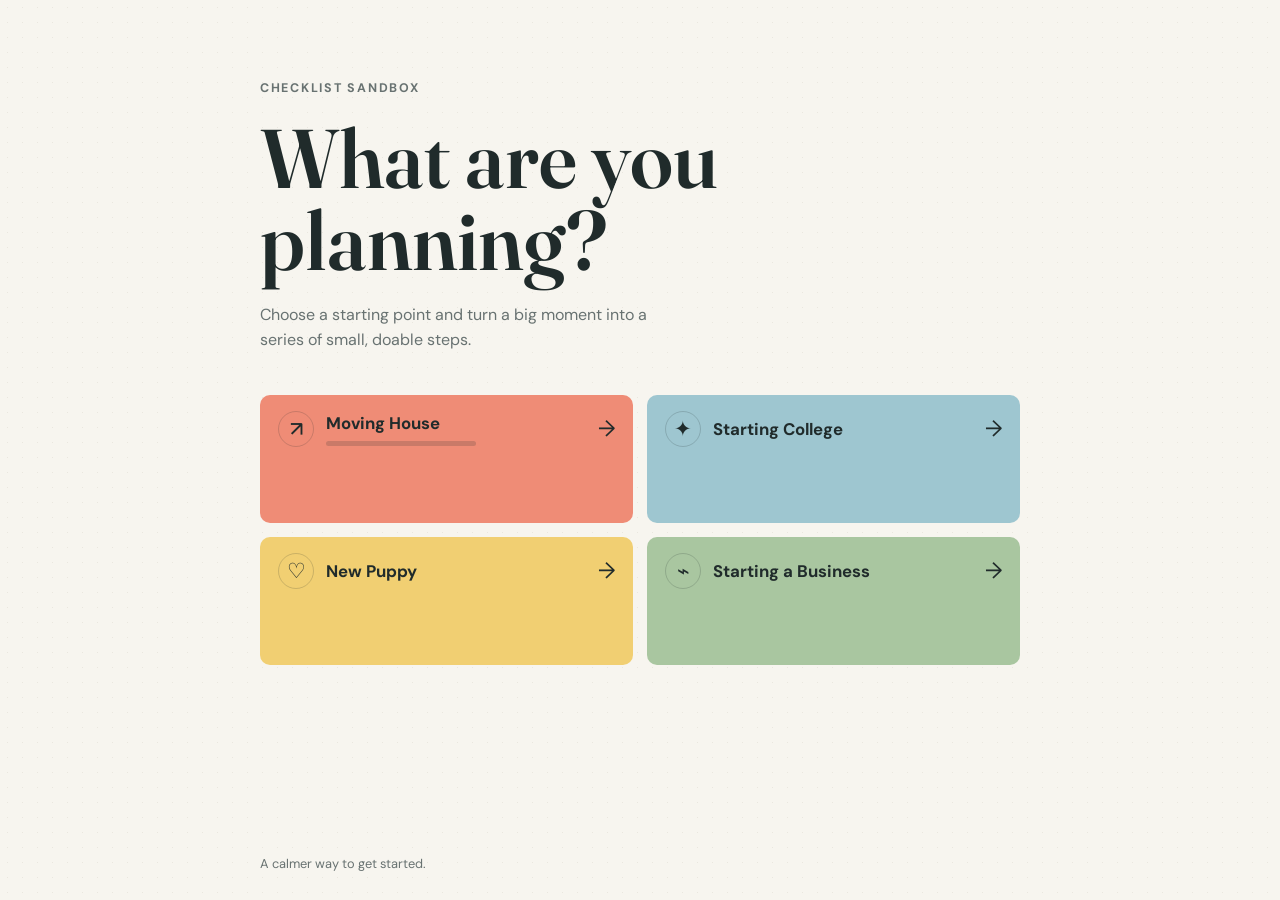
<file: index.html>
<!doctype html>
<html lang="en">
  <head>
    <meta charset="utf-8" />
    <meta name="viewport" content="width=device-width, initial-scale=1" />
    <meta name="theme-color" content="#f7f5ef" />
    <title>Checklist Sandbox</title>
    <link rel="preconnect" href="https://fonts.googleapis.com" />
    <link rel="preconnect" href="https://fonts.gstatic.com" crossorigin />
    <link href="https://fonts.googleapis.com/css2?family=DM+Sans:wght@400;500;600;700&family=Fraunces:opsz,wght@9..144,600&display=swap" rel="stylesheet" />
    <link rel="stylesheet" href="styles.css" />
    <script src="home.js" defer></script>
  </head>
  <body>
    <main class="page-shell">
      <header class="intro">
        <p class="eyebrow">Checklist Sandbox</p>
        <h1>What are you planning?</h1>
        <p class="intro-copy">Choose a starting point and turn a big moment into a series of small, doable steps.</p>
      </header>

      <section class="choices" aria-label="Choose a checklist">
        <button class="choice choice-coral" type="button" onclick="window.location.href = 'moving-house.html'">
          <span class="choice-icon" aria-hidden="true">↗</span>
          <span class="choice-label">
            <span>Moving House</span>
            <span class="choice-progress" id="moving-house-progress" hidden>
              <span class="choice-progress-label" id="moving-house-progress-label"></span>
              <span class="choice-progress-track" aria-hidden="true"><span class="choice-progress-bar" id="moving-house-progress-bar"></span></span>
            </span>
          </span>
          <span class="choice-arrow" aria-hidden="true">→</span>
        </button>
        <button class="choice choice-blue" type="button">
          <span class="choice-icon" aria-hidden="true">✦</span>
          <span>Starting College</span>
          <span class="choice-arrow" aria-hidden="true">→</span>
        </button>
        <button class="choice choice-yellow" type="button">
          <span class="choice-icon" aria-hidden="true">♡</span>
          <span>New Puppy</span>
          <span class="choice-arrow" aria-hidden="true">→</span>
        </button>
        <button class="choice choice-green" type="button">
          <span class="choice-icon" aria-hidden="true">⌁</span>
          <span>Starting a Business</span>
          <span class="choice-arrow" aria-hidden="true">→</span>
        </button>
      </section>

      <footer class="footer-note">A calmer way to get started.</footer>
    </main>
  </body>
</html>
</file>
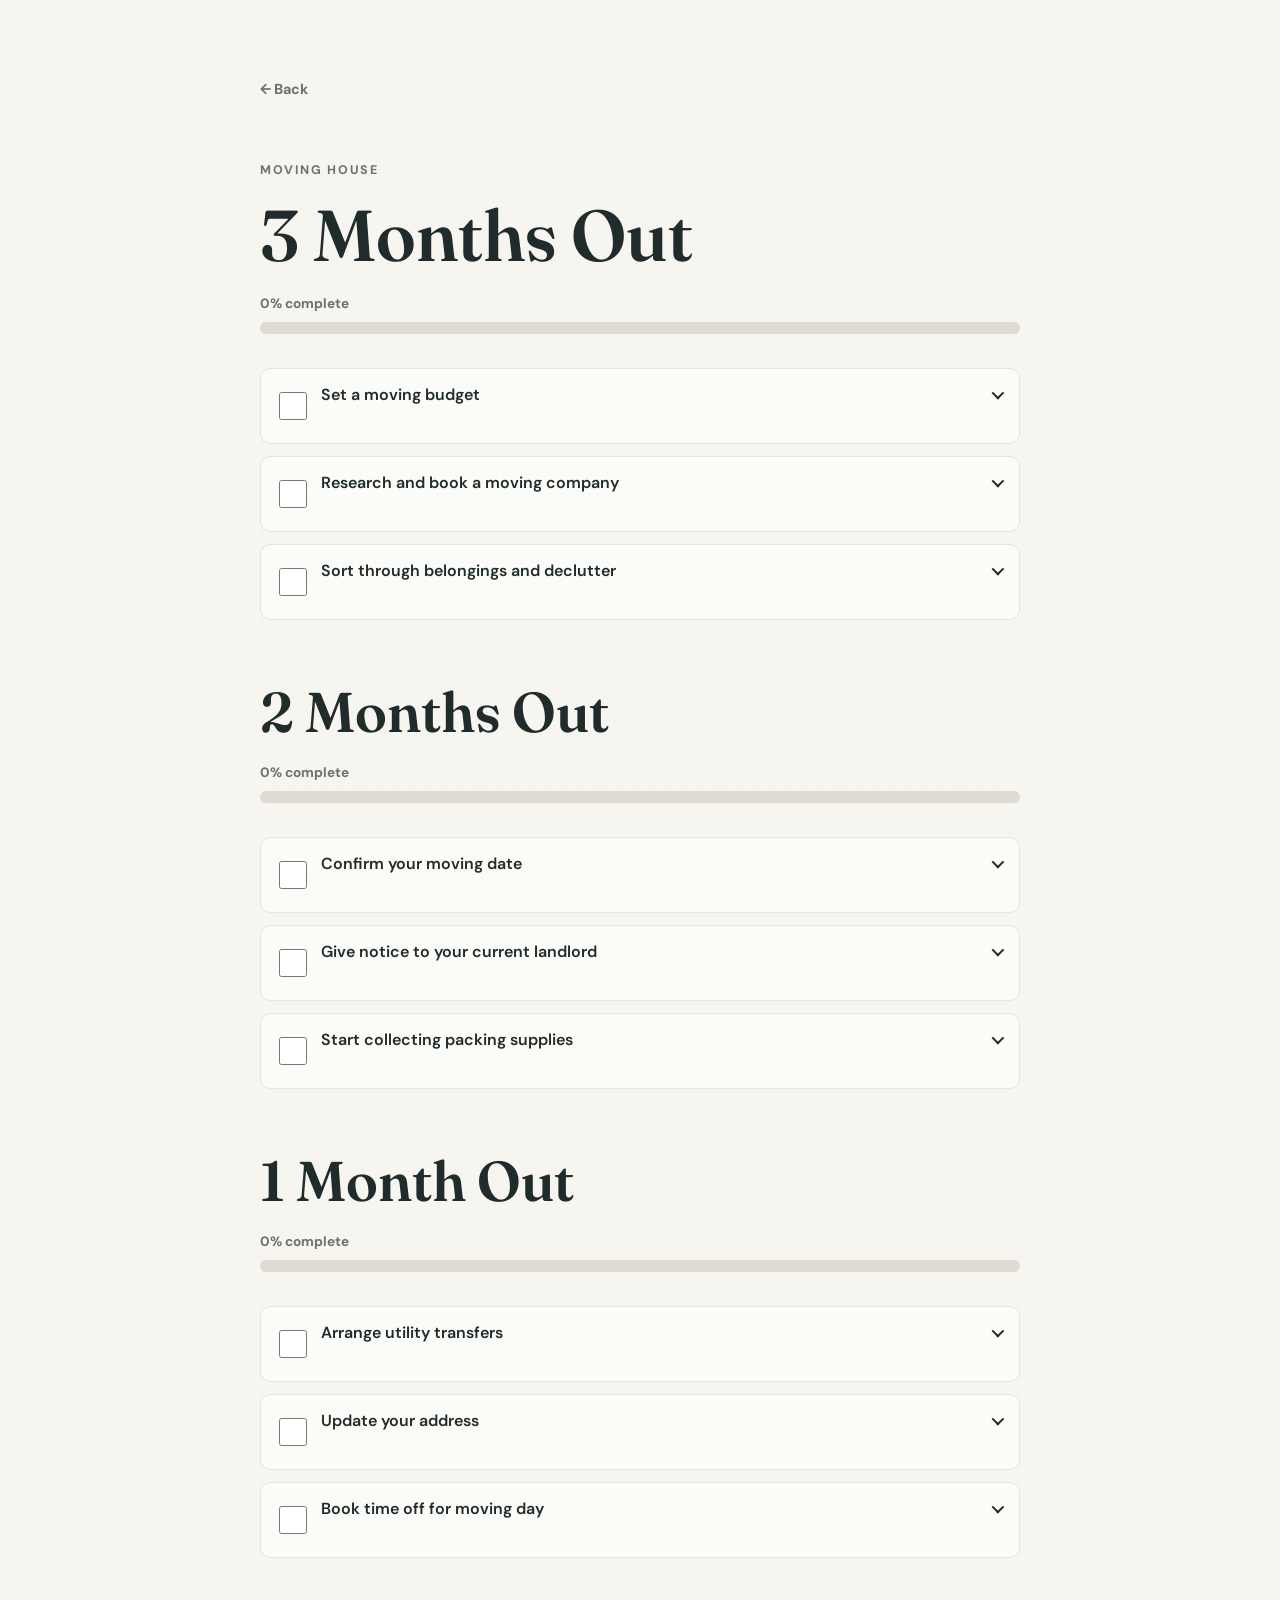
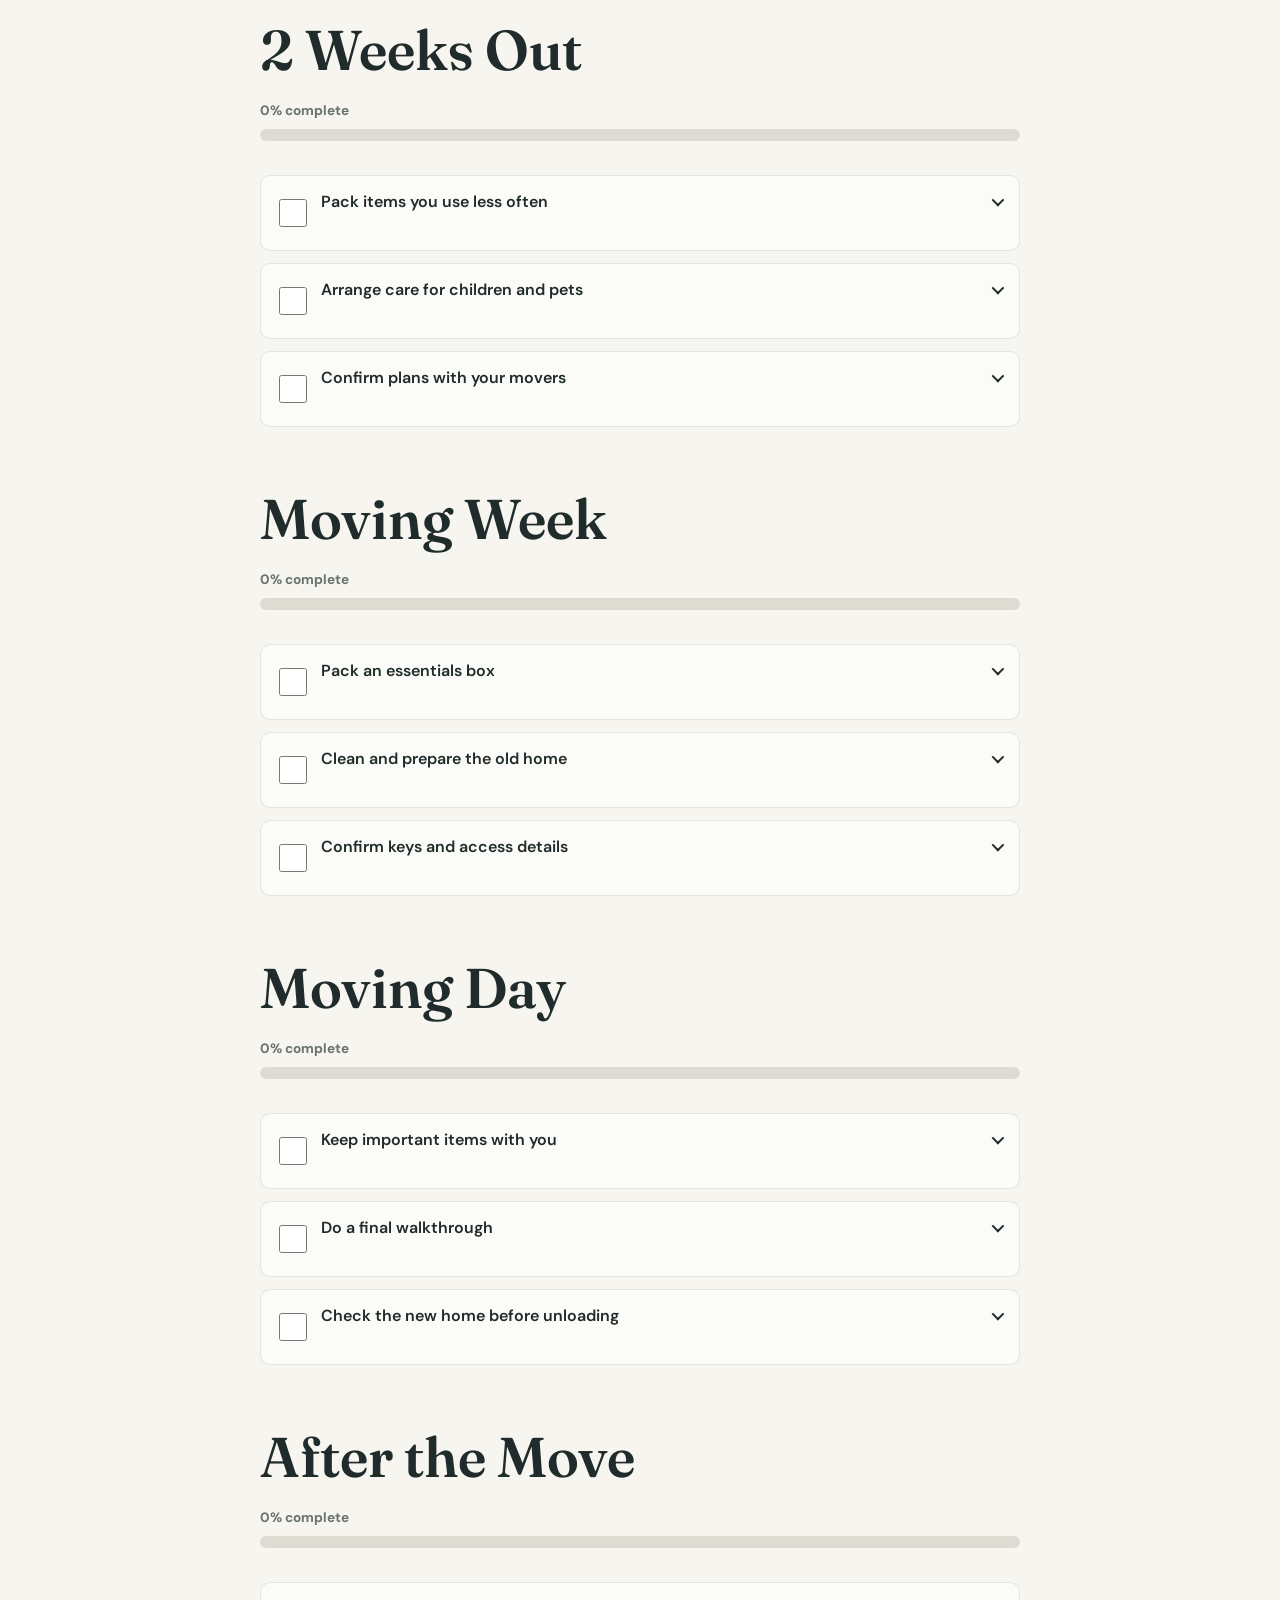
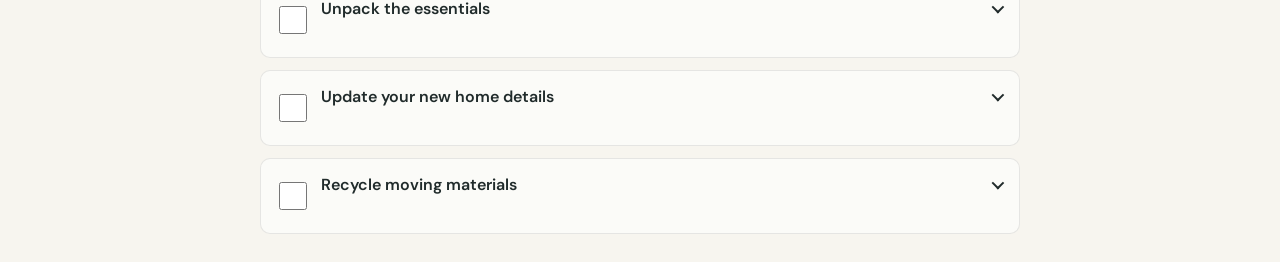
<file: moving-house.html>
<!doctype html>
<html lang="en">
  <head>
    <meta charset="utf-8" />
    <meta name="viewport" content="width=device-width, initial-scale=1" />
    <meta name="theme-color" content="#f7f5ef" />
    <title>Moving House | Checklist Sandbox</title>
    <link rel="preconnect" href="https://fonts.googleapis.com" />
    <link rel="preconnect" href="https://fonts.gstatic.com" crossorigin />
    <link href="https://fonts.googleapis.com/css2?family=DM+Sans:wght@400;500;600;700&family=Fraunces:opsz,wght@9..144,600&display=swap" rel="stylesheet" />
    <link rel="stylesheet" href="styles.css" />
    <script src="script.js" defer></script>
  </head>
  <body>
    <main class="page-shell checklist-page">
      <a class="back-link" href="index.html" aria-label="Back to checklist selection">← Back</a>

      <section class="checklist-section">
      <header class="checklist-header">
        <p class="eyebrow">Moving House</p>
        <h1>3 Months Out</h1>
        <p class="progress-summary"><span id="progress-percent">0%</span> complete</p>
        <div class="progress-track" role="progressbar" aria-label="Moving house checklist progress" aria-valuemin="0" aria-valuemax="100" aria-valuenow="0">
          <div class="progress-bar" id="progress-bar"></div>
        </div>
      </header>

      <ul class="task-list" id="task-list">
        <li class="task-item">
          <input class="task-checkbox" type="checkbox" id="task-1" />
          <div class="task-content">
            <button class="task-toggle" type="button" aria-expanded="false" aria-controls="details-1"><span>Set a moving budget</span><span class="task-chevron" aria-hidden="true"></span></button>
            <div class="task-details" id="details-1" hidden>
              <p>Consider moving company or truck rental costs, packing supplies, cleaning costs, deposits, temporary accommodation if needed, and a contingency amount.</p>
              <label class="note-label" for="note-1">Add a note</label>
              <textarea id="note-1" rows="2" placeholder="Type a note..."></textarea>
            </div>
          </div>
        </li>
        <li class="task-item">
          <input class="task-checkbox" type="checkbox" id="task-2" />
          <div class="task-content">
            <button class="task-toggle" type="button" aria-expanded="false" aria-controls="details-2"><span>Research and book a moving company</span><span class="task-chevron" aria-hidden="true"></span></button>
            <div class="task-details" id="details-2" hidden>
              <p>Compare multiple quotes, check reviews, confirm insurance coverage, and check cancellation or rescheduling policies.</p>
              <label class="note-label" for="note-2">Add a note</label>
              <textarea id="note-2" rows="2" placeholder="Type a note..."></textarea>
            </div>
          </div>
        </li>
        <li class="task-item">
          <input class="task-checkbox" type="checkbox" id="task-3" />
          <div class="task-content">
            <button class="task-toggle" type="button" aria-expanded="false" aria-controls="details-3"><span>Sort through belongings and declutter</span><span class="task-chevron" aria-hidden="true"></span></button>
            <div class="task-details" id="details-3" hidden>
              <p>Decide what to keep, donate, sell, recycle, or dispose of before paying to move it.</p>
              <label class="note-label" for="note-3">Add a note</label>
              <textarea id="note-3" rows="2" placeholder="Type a note..."></textarea>
            </div>
          </div>
        </li>
      </ul>
      </section>

      <section class="checklist-section">
        <header class="checklist-header">
          <h2>2 Months Out</h2>
          <p class="progress-summary"><span id="progress-percent-2">0%</span> complete</p>
          <div class="progress-track" role="progressbar" aria-label="2 Months Out progress" aria-valuemin="0" aria-valuemax="100" aria-valuenow="0">
            <div class="progress-bar" id="progress-bar-2"></div>
          </div>
        </header>
        <ul class="task-list">
          <li class="task-item"><input class="task-checkbox" type="checkbox" id="task-2-1" /><div class="task-content"><button class="task-toggle" type="button" aria-expanded="false" aria-controls="details-2-1"><span>Confirm your moving date</span><span class="task-chevron" aria-hidden="true"></span></button><div class="task-details" id="details-2-1" hidden><p>Confirm the date with your new home, current landlord, employer, and anyone helping with the move.</p><label class="note-label" for="note-2-1">Add a note</label><textarea id="note-2-1" rows="2" placeholder="Type a note..."></textarea></div></div></li>
          <li class="task-item"><input class="task-checkbox" type="checkbox" id="task-2-2" /><div class="task-content"><button class="task-toggle" type="button" aria-expanded="false" aria-controls="details-2-2"><span>Give notice to your current landlord</span><span class="task-chevron" aria-hidden="true"></span></button><div class="task-details" id="details-2-2" hidden><p>Check your lease requirements and send written notice within the required time frame.</p><label class="note-label" for="note-2-2">Add a note</label><textarea id="note-2-2" rows="2" placeholder="Type a note..."></textarea></div></div></li>
          <li class="task-item"><input class="task-checkbox" type="checkbox" id="task-2-3" /><div class="task-content"><button class="task-toggle" type="button" aria-expanded="false" aria-controls="details-2-3"><span>Start collecting packing supplies</span><span class="task-chevron" aria-hidden="true"></span></button><div class="task-details" id="details-2-3" hidden><p>Gather sturdy boxes, tape, labels, protective wrap, and any specialty materials you will need.</p><label class="note-label" for="note-2-3">Add a note</label><textarea id="note-2-3" rows="2" placeholder="Type a note..."></textarea></div></div></li>
        </ul>
      </section>

      <section class="checklist-section">
        <header class="checklist-header">
          <h2>1 Month Out</h2>
          <p class="progress-summary"><span id="progress-percent-3">0%</span> complete</p>
          <div class="progress-track" role="progressbar" aria-label="1 Month Out progress" aria-valuemin="0" aria-valuemax="100" aria-valuenow="0"><div class="progress-bar" id="progress-bar-3"></div></div>
        </header>
        <ul class="task-list">
          <li class="task-item"><input class="task-checkbox" type="checkbox" id="task-3-1" /><div class="task-content"><button class="task-toggle" type="button" aria-expanded="false" aria-controls="details-3-1"><span>Arrange utility transfers</span><span class="task-chevron" aria-hidden="true"></span></button><div class="task-details" id="details-3-1" hidden><p>Schedule the shutoff and start dates for electricity, water, gas, internet, and other services.</p><label class="note-label" for="note-3-1">Add a note</label><textarea id="note-3-1" rows="2" placeholder="Type a note..."></textarea></div></div></li>
          <li class="task-item"><input class="task-checkbox" type="checkbox" id="task-3-2" /><div class="task-content"><button class="task-toggle" type="button" aria-expanded="false" aria-controls="details-3-2"><span>Update your address</span><span class="task-chevron" aria-hidden="true"></span></button><div class="task-details" id="details-3-2" hidden><p>Notify banks, subscriptions, insurance providers, government services, and important contacts.</p><label class="note-label" for="note-3-2">Add a note</label><textarea id="note-3-2" rows="2" placeholder="Type a note..."></textarea></div></div></li>
          <li class="task-item"><input class="task-checkbox" type="checkbox" id="task-3-3" /><div class="task-content"><button class="task-toggle" type="button" aria-expanded="false" aria-controls="details-3-3"><span>Book time off for moving day</span><span class="task-chevron" aria-hidden="true"></span></button><div class="task-details" id="details-3-3" hidden><p>Request enough time away from work for loading, travel, unloading, and settling in.</p><label class="note-label" for="note-3-3">Add a note</label><textarea id="note-3-3" rows="2" placeholder="Type a note..."></textarea></div></div></li>
        </ul>
      </section>

      <section class="checklist-section">
        <header class="checklist-header">
          <h2>2 Weeks Out</h2>
          <p class="progress-summary"><span id="progress-percent-4">0%</span> complete</p>
          <div class="progress-track" role="progressbar" aria-label="2 Weeks Out progress" aria-valuemin="0" aria-valuemax="100" aria-valuenow="0"><div class="progress-bar" id="progress-bar-4"></div></div>
        </header>
        <ul class="task-list">
          <li class="task-item"><input class="task-checkbox" type="checkbox" id="task-4-1" /><div class="task-content"><button class="task-toggle" type="button" aria-expanded="false" aria-controls="details-4-1"><span>Pack items you use less often</span><span class="task-chevron" aria-hidden="true"></span></button><div class="task-details" id="details-4-1" hidden><p>Pack seasonal items, spare linens, books, decorations, and other things you can live without for now.</p><label class="note-label" for="note-4-1">Add a note</label><textarea id="note-4-1" rows="2" placeholder="Type a note..."></textarea></div></div></li>
          <li class="task-item"><input class="task-checkbox" type="checkbox" id="task-4-2" /><div class="task-content"><button class="task-toggle" type="button" aria-expanded="false" aria-controls="details-4-2"><span>Arrange care for children and pets</span><span class="task-chevron" aria-hidden="true"></span></button><div class="task-details" id="details-4-2" hidden><p>Plan safe care for moving day so children and pets are away from busy doorways and vehicles.</p><label class="note-label" for="note-4-2">Add a note</label><textarea id="note-4-2" rows="2" placeholder="Type a note..."></textarea></div></div></li>
          <li class="task-item"><input class="task-checkbox" type="checkbox" id="task-4-3" /><div class="task-content"><button class="task-toggle" type="button" aria-expanded="false" aria-controls="details-4-3"><span>Confirm plans with your movers</span><span class="task-chevron" aria-hidden="true"></span></button><div class="task-details" id="details-4-3" hidden><p>Reconfirm arrival time, addresses, access instructions, contact details, and the final estimate.</p><label class="note-label" for="note-4-3">Add a note</label><textarea id="note-4-3" rows="2" placeholder="Type a note..."></textarea></div></div></li>
        </ul>
      </section>

      <section class="checklist-section">
        <header class="checklist-header">
          <h2>Moving Week</h2>
          <p class="progress-summary"><span id="progress-percent-5">0%</span> complete</p>
          <div class="progress-track" role="progressbar" aria-label="Moving Week progress" aria-valuemin="0" aria-valuemax="100" aria-valuenow="0"><div class="progress-bar" id="progress-bar-5"></div></div>
        </header>
        <ul class="task-list">
          <li class="task-item"><input class="task-checkbox" type="checkbox" id="task-5-1" /><div class="task-content"><button class="task-toggle" type="button" aria-expanded="false" aria-controls="details-5-1"><span>Pack an essentials box</span><span class="task-chevron" aria-hidden="true"></span></button><div class="task-details" id="details-5-1" hidden><p>Set aside toiletries, medication, chargers, clothes, documents, basic tools, and anything needed for the first night.</p><label class="note-label" for="note-5-1">Add a note</label><textarea id="note-5-1" rows="2" placeholder="Type a note..."></textarea></div></div></li>
          <li class="task-item"><input class="task-checkbox" type="checkbox" id="task-5-2" /><div class="task-content"><button class="task-toggle" type="button" aria-expanded="false" aria-controls="details-5-2"><span>Clean and prepare the old home</span><span class="task-chevron" aria-hidden="true"></span></button><div class="task-details" id="details-5-2" hidden><p>Finish cleaning, remove rubbish, and check cupboards, storage spaces, and outdoor areas for anything left behind.</p><label class="note-label" for="note-5-2">Add a note</label><textarea id="note-5-2" rows="2" placeholder="Type a note..."></textarea></div></div></li>
          <li class="task-item"><input class="task-checkbox" type="checkbox" id="task-5-3" /><div class="task-content"><button class="task-toggle" type="button" aria-expanded="false" aria-controls="details-5-3"><span>Confirm keys and access details</span><span class="task-chevron" aria-hidden="true"></span></button><div class="task-details" id="details-5-3" hidden><p>Make sure you know when and where to collect the new keys and how movers will access both properties.</p><label class="note-label" for="note-5-3">Add a note</label><textarea id="note-5-3" rows="2" placeholder="Type a note..."></textarea></div></div></li>
        </ul>
      </section>

      <section class="checklist-section">
        <header class="checklist-header">
          <h2>Moving Day</h2>
          <p class="progress-summary"><span id="progress-percent-6">0%</span> complete</p>
          <div class="progress-track" role="progressbar" aria-label="Moving Day progress" aria-valuemin="0" aria-valuemax="100" aria-valuenow="0"><div class="progress-bar" id="progress-bar-6"></div></div>
        </header>
        <ul class="task-list">
          <li class="task-item"><input class="task-checkbox" type="checkbox" id="task-6-1" /><div class="task-content"><button class="task-toggle" type="button" aria-expanded="false" aria-controls="details-6-1"><span>Keep important items with you</span><span class="task-chevron" aria-hidden="true"></span></button><div class="task-details" id="details-6-1" hidden><p>Carry valuables, identification, medication, keys, and essential documents rather than placing them on the moving truck.</p><label class="note-label" for="note-6-1">Add a note</label><textarea id="note-6-1" rows="2" placeholder="Type a note..."></textarea></div></div></li>
          <li class="task-item"><input class="task-checkbox" type="checkbox" id="task-6-2" /><div class="task-content"><button class="task-toggle" type="button" aria-expanded="false" aria-controls="details-6-2"><span>Do a final walkthrough</span><span class="task-chevron" aria-hidden="true"></span></button><div class="task-details" id="details-6-2" hidden><p>Check every room, cupboard, loft, garage, and outdoor space before locking up and handing over the keys.</p><label class="note-label" for="note-6-2">Add a note</label><textarea id="note-6-2" rows="2" placeholder="Type a note..."></textarea></div></div></li>
          <li class="task-item"><input class="task-checkbox" type="checkbox" id="task-6-3" /><div class="task-content"><button class="task-toggle" type="button" aria-expanded="false" aria-controls="details-6-3"><span>Check the new home before unloading</span><span class="task-chevron" aria-hidden="true"></span></button><div class="task-details" id="details-6-3" hidden><p>Note any existing damage, confirm utilities are working, and decide where large furniture should go.</p><label class="note-label" for="note-6-3">Add a note</label><textarea id="note-6-3" rows="2" placeholder="Type a note..."></textarea></div></div></li>
        </ul>
      </section>

      <section class="checklist-section">
        <header class="checklist-header">
          <h2>After the Move</h2>
          <p class="progress-summary"><span id="progress-percent-7">0%</span> complete</p>
          <div class="progress-track" role="progressbar" aria-label="After the Move progress" aria-valuemin="0" aria-valuemax="100" aria-valuenow="0"><div class="progress-bar" id="progress-bar-7"></div></div>
        </header>
        <ul class="task-list">
          <li class="task-item"><input class="task-checkbox" type="checkbox" id="task-7-1" /><div class="task-content"><button class="task-toggle" type="button" aria-expanded="false" aria-controls="details-7-1"><span>Unpack the essentials</span><span class="task-chevron" aria-hidden="true"></span></button><div class="task-details" id="details-7-1" hidden><p>Set up your bed, bathroom, kitchen basics, and a comfortable place to rest before tackling every box.</p><label class="note-label" for="note-7-1">Add a note</label><textarea id="note-7-1" rows="2" placeholder="Type a note..."></textarea></div></div></li>
          <li class="task-item"><input class="task-checkbox" type="checkbox" id="task-7-2" /><div class="task-content"><button class="task-toggle" type="button" aria-expanded="false" aria-controls="details-7-2"><span>Update your new home details</span><span class="task-chevron" aria-hidden="true"></span></button><div class="task-details" id="details-7-2" hidden><p>Record meter readings, update delivery instructions, and save important warranty and service information.</p><label class="note-label" for="note-7-2">Add a note</label><textarea id="note-7-2" rows="2" placeholder="Type a note..."></textarea></div></div></li>
          <li class="task-item"><input class="task-checkbox" type="checkbox" id="task-7-3" /><div class="task-content"><button class="task-toggle" type="button" aria-expanded="false" aria-controls="details-7-3"><span>Recycle moving materials</span><span class="task-chevron" aria-hidden="true"></span></button><div class="task-details" id="details-7-3" hidden><p>Break down boxes, reuse what you can, and recycle or dispose of packing materials responsibly.</p><label class="note-label" for="note-7-3">Add a note</label><textarea id="note-7-3" rows="2" placeholder="Type a note..."></textarea></div></div></li>
        </ul>
      </section>
    </main>
  </body>
</html>
</file>
<file: styles.css>
:root {
  --ink: #202b2b;
  --muted: #687271;
  --paper: #f7f5ef;
  --coral: #ef8c76;
  --blue: #9ec6d0;
  --yellow: #f1cf72;
  --green: #a9c6a0;
}

* {
  box-sizing: border-box;
}

body {
  min-width: 320px;
  min-height: 100vh;
  margin: 0;
  color: var(--ink);
  background: var(--paper);
  font-family: "DM Sans", "Trebuchet MS", sans-serif;
}

body::before {
  position: fixed;
  inset: 0;
  z-index: -1;
  opacity: 0.42;
  background-image: radial-gradient(#d9d5c9 0.7px, transparent 0.7px);
  background-size: 15px 15px;
  content: "";
  pointer-events: none;
}

.page-shell {
  width: min(100% - 40px, 760px);
  min-height: 100vh;
  margin: 0 auto;
  padding: 56px 0 28px;
  display: flex;
  flex-direction: column;
}

.intro {
  margin-bottom: 34px;
}

.eyebrow {
  margin: 0 0 22px;
  color: var(--muted);
  font-size: 0.78rem;
  font-weight: 700;
  letter-spacing: 0.14em;
  text-transform: uppercase;
}

h1 {
  max-width: 560px;
  margin: 0;
  font-family: Fraunces, Georgia, serif;
  font-size: clamp(2.7rem, 12vw, 5.2rem);
  font-weight: 600;
  letter-spacing: 0;
  line-height: 0.98;
}

.intro-copy {
  max-width: 410px;
  margin: 22px 0 0;
  color: var(--muted);
  font-size: 1rem;
  line-height: 1.55;
}

.choices {
  display: grid;
  gap: 12px;
}

.choice {
  min-height: 76px;
  padding: 16px 18px;
  border: 0;
  border-radius: 10px;
  display: grid;
  grid-template-columns: 36px 1fr auto;
  align-items: center;
  gap: 12px;
  color: var(--ink);
  font: inherit;
  font-size: 1.05rem;
  font-weight: 700;
  text-align: left;
  cursor: pointer;
  transition: transform 160ms ease, box-shadow 160ms ease;
}

.choice:hover,
.choice:focus-visible {
  transform: translateY(-2px);
  box-shadow: 0 8px 18px rgb(32 43 43 / 12%);
}

.choice:focus-visible {
  outline: 3px solid var(--ink);
  outline-offset: 3px;
}

.choice:active {
  transform: translateY(0);
}

.choice-icon {
  width: 36px;
  height: 36px;
  border: 1px solid rgb(32 43 43 / 18%);
  border-radius: 50%;
  display: grid;
  place-items: center;
  font-size: 1.3rem;
  font-weight: 500;
}

.choice-label {
  min-width: 0;
}

.choice-progress {
  width: min(100%, 150px);
  margin-top: 7px;
  display: block;
}

.choice-progress-label {
  display: block;
  margin-bottom: 4px;
  font-size: 0.72rem;
  font-weight: 600;
}

.choice-progress-track {
  height: 5px;
  overflow: hidden;
  border-radius: 999px;
  display: block;
  background: rgb(32 43 43 / 18%);
}

.choice-progress-bar {
  width: 0%;
  height: 100%;
  border-radius: inherit;
  display: block;
  background: var(--ink);
}

.choice-arrow {
  font-size: 1.4rem;
  font-weight: 400;
}

.choice-coral { background: var(--coral); }
.choice-blue { background: var(--blue); }
.choice-yellow { background: var(--yellow); }
.choice-green { background: var(--green); }

.footer-note {
  margin-top: auto;
  padding-top: 42px;
  color: var(--muted);
  font-size: 0.8rem;
}

.checklist-page {
  padding-top: 32px;
}

.checklist-section + .checklist-section {
  margin-top: 64px;
}

.back-link {
  display: inline-flex;
  align-items: center;
  gap: 8px;
  margin-bottom: 48px;
  color: var(--muted);
  font-size: 0.9rem;
  font-weight: 700;
  text-decoration: none;
}

.back-link:hover,
.back-link:focus-visible {
  color: var(--ink);
}

.checklist-header {
  margin-bottom: 34px;
}

.checklist-header h1 {
  font-size: clamp(2.5rem, 12vw, 4.5rem);
}

.checklist-header h2 {
  margin: 0;
  font-family: Fraunces, Georgia, serif;
  font-size: clamp(2rem, 9vw, 3.5rem);
  font-weight: 600;
  letter-spacing: 0;
  line-height: 1;
}

.progress-summary {
  margin: 24px 0 0;
  color: var(--muted);
  font-size: 0.85rem;
  font-weight: 700;
}

.progress-track {
  height: 12px;
  margin-top: 10px;
  overflow: hidden;
  border-radius: 999px;
  background: #dedbd2;
}

.progress-bar {
  width: 0%;
  height: 100%;
  border-radius: inherit;
  background: var(--coral);
  transition: width 180ms ease;
}

.task-list {
  display: grid;
  gap: 12px;
  margin: 0;
  padding: 0;
  list-style: none;
}

.task-item {
  min-height: 76px;
  padding: 15px 18px;
  border: 1px solid rgb(32 43 43 / 10%);
  border-radius: 10px;
  display: flex;
  align-items: flex-start;
  gap: 14px;
  background: rgb(255 255 255 / 55%);
  transition: background 180ms ease, opacity 180ms ease;
}

.task-item.completed {
  background: rgb(222 219 210 / 55%);
  color: var(--muted);
}

.task-content {
  flex: 1;
  min-width: 0;
}

.task-toggle {
  width: 100%;
  padding: 0;
  border: 0;
  color: inherit;
  background: transparent;
  font: inherit;
  font-size: 1rem;
  font-weight: 600;
  line-height: 1.35;
  display: flex;
  align-items: center;
  justify-content: space-between;
  gap: 12px;
  text-align: left;
  cursor: pointer;
}

.task-toggle > span:first-child {
  flex: 1;
}

.task-chevron {
  width: 9px;
  height: 9px;
  flex: 0 0 9px;
  border-right: 2px solid currentColor;
  border-bottom: 2px solid currentColor;
  transform: rotate(45deg) translateY(-2px);
  transition: transform 160ms ease;
}

.task-toggle[aria-expanded="true"] .task-chevron {
  transform: rotate(225deg) translate(-1px, -1px);
}

.task-toggle:focus-visible {
  outline: 3px solid var(--ink);
  outline-offset: 4px;
}

.task-item.completed .task-toggle {
  text-decoration: line-through;
}

.task-details {
  margin-top: 14px;
  color: var(--muted);
  font-size: 0.9rem;
  line-height: 1.5;
}

.task-details p {
  margin: 0 0 14px;
}

.note-label {
  display: block;
  margin-bottom: 6px;
  color: var(--ink);
  font-size: 0.8rem;
  font-weight: 700;
}

.task-details textarea {
  width: 100%;
  min-height: 58px;
  padding: 10px 12px;
  border: 1px solid rgb(32 43 43 / 22%);
  border-radius: 7px;
  resize: vertical;
  color: var(--ink);
  background: rgb(255 255 255 / 72%);
  font: inherit;
  font-size: 0.9rem;
}

.task-details textarea:focus {
  outline: 3px solid rgb(239 140 118 / 45%);
  border-color: var(--coral);
}

.task-checkbox {
  width: 28px;
  height: 28px;
  flex: 0 0 28px;
  margin: 8px 0 0;
  accent-color: var(--coral);
  cursor: pointer;
}

@media (min-width: 640px) {
  .checklist-page {
    padding-top: 52px;
  }

  .back-link {
    margin-bottom: 64px;
  }
}

@media (min-width: 640px) {
  .page-shell {
    padding-top: 80px;
  }

  .intro {
    margin-bottom: 42px;
  }

  .choices {
    grid-template-columns: repeat(2, 1fr);
    gap: 14px;
  }

  .choice {
    min-height: 128px;
    align-content: space-between;
  }
}
</file>
